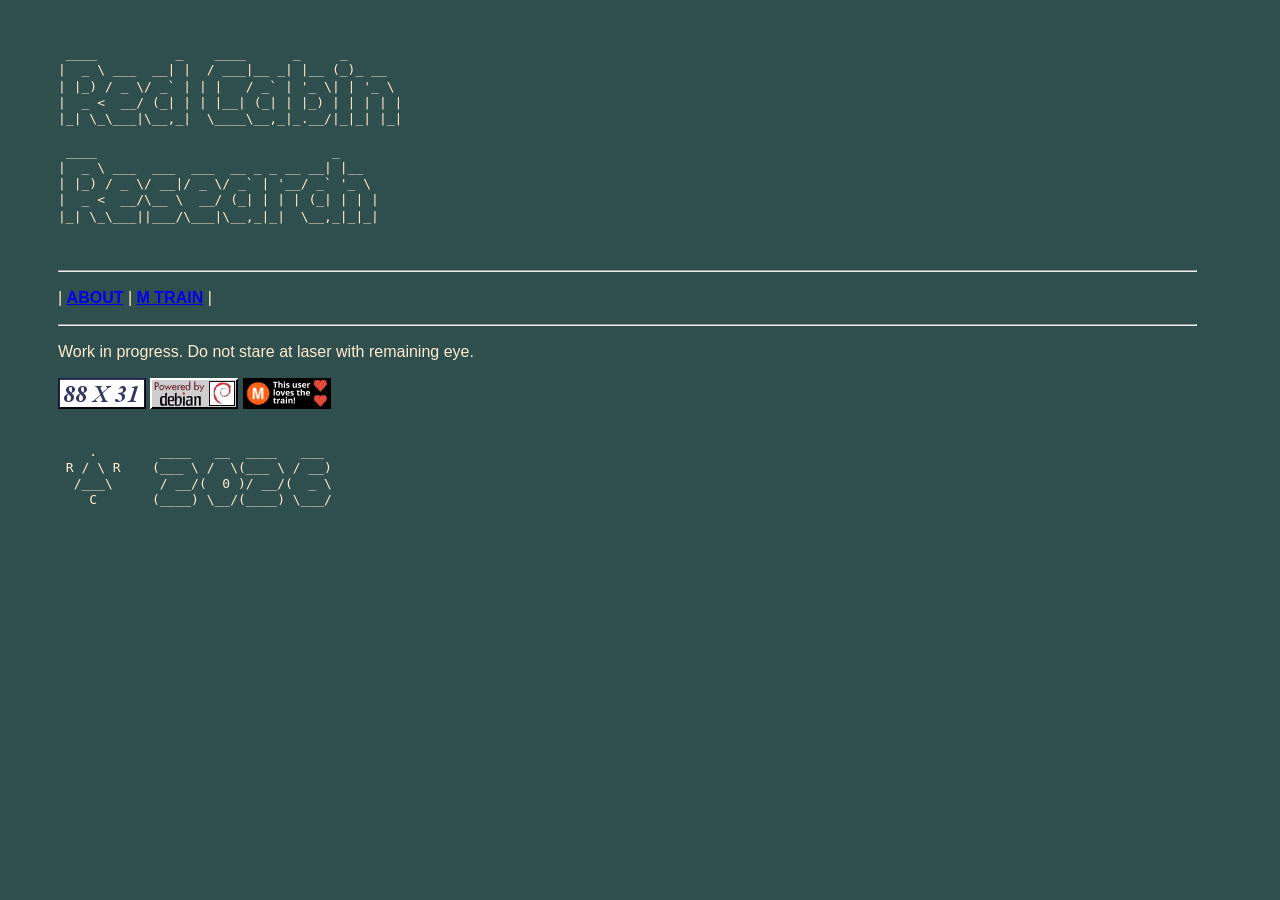
<file: index.html>
<!DOCTYPE html>
<html lang="en">
<meta charset="UTF-8">
<meta name="viewport" content="width=device-width, initial-scale=1.0">

<head>
  <title>Red Cabin Research</title>
  <link rel="stylesheet" href="style.css">
</head>

<header>
    <pre>
 ____          _    ____      _     _
|  _ \ ___  __| |  / ___|__ _| |__ (_)_ __
| |_) / _ \/ _` | | |   / _` | '_ \| | '_ \
|  _ <  __/ (_| | | |__| (_| | |_) | | | | |
|_| \_\___|\__,_|  \____\__,_|_.__/|_|_| |_|

 ____                              _
|  _ \ ___  ___  ___  __ _ _ __ __| |__
| |_) / _ \/ __|/ _ \/ _` | '__/ _` '_ \
|  _ <  __/\__ \  __/ (_| | | | (_| | | |
|_| \_\___||___/\___|\__,_|_|  \__,_|_|_|

  </pre>

  <hr> 
    <p>
      | 
      <a href="about.html">ABOUT</a>
      | 
      <a href="m_train.html">M TRAIN</a>
      | 
    </p>
  <hr>
</header>

  <body>
  <p>Work in progress. Do not stare at laser with remaining eye.</p>

    <a rel="noreferrer" href="https://cyber.dabamos.de/88x31" target="_blank"><img src="/gif/88x31.gif" alt="88x31" title="baaaadges"></a>

   <img src="/gif/powered-by-debian.gif" alt="Powered by Debian" style="width:88px;height:31px;"> 

   <img src="/gif/this-user-loves-the-m-train.gif" alt="This user loves the M Train!" style="width:88px;height:31px;">

  <pre>
  
    .        ____   __  ____   ___                                                            
 R / \ R    (___ \ /  \(___ \ / __)                                                                  
  /___\      / __/(  0 )/ __/(  _ \                                                           
    C       (____) \__/(____) \___/
  
  </pre>
</body>
</html>
</file>
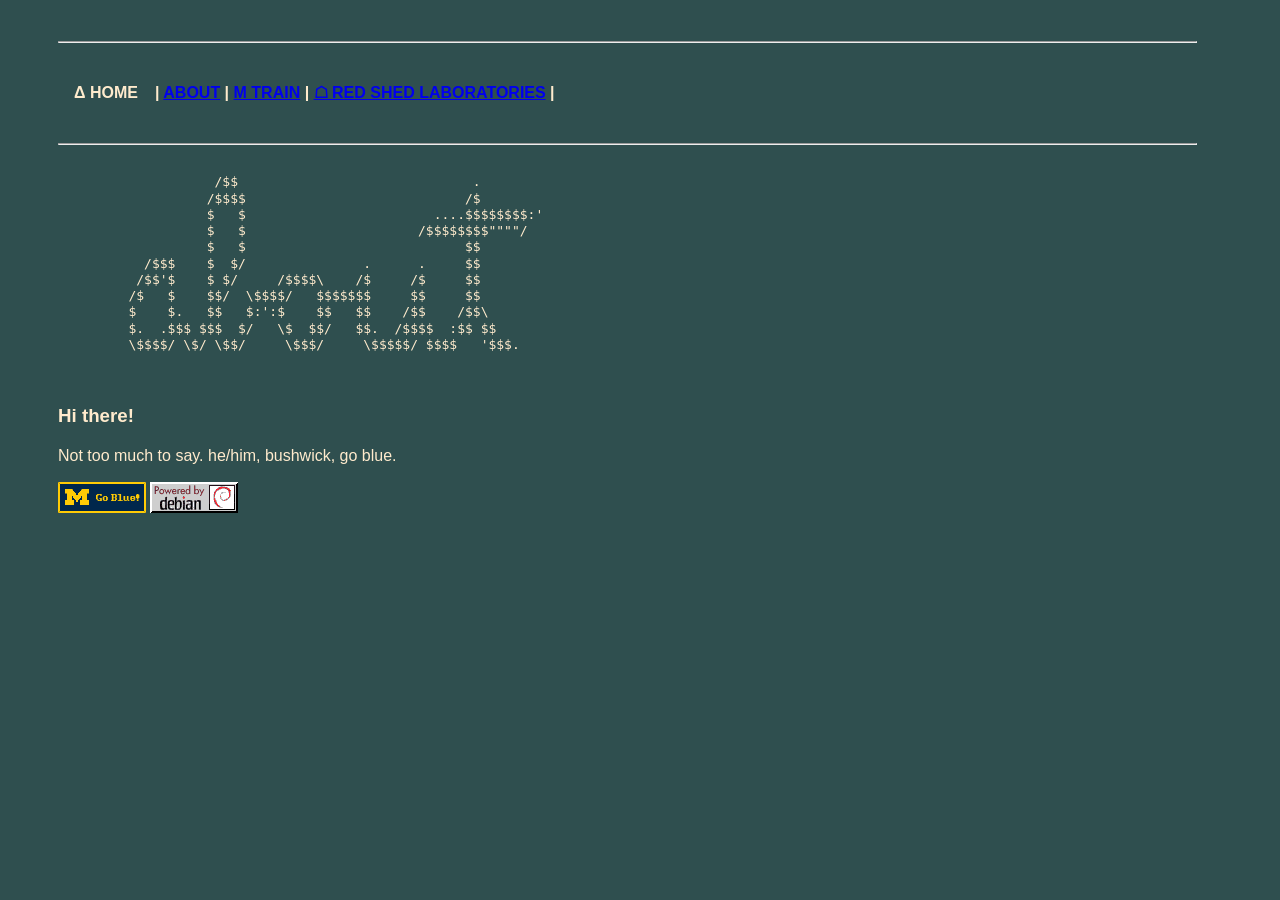
<file: about.html>
<!DOCTYPE html>
<html lang="en">
<meta charset="UTF-8">
<meta name="viewport" content="width=device-width, initial-scale=1.0">
  
<style>
table, th, td {
  /* border:1px solid black; */
  margin-left: 0;
  margin-right:0;
  text-align: left;
  border-collapse: separate;
  border-spacing: 15px;

}
</style>

<head>
  <title>About RCR</title>
  <link rel="stylesheet" href="style.css">

</head>

<header>
  <hr>
  <table>
    <tr>
      <th>
        <p>Δ HOME</p>
<!--         
        <pre>
    .                                       
 R / \ R                                                                     
  /___\                                                           
    C     
        </pre> -->
      </th>
      <th><p>| 
      <a href="about.html">ABOUT</a>
      | 
      <a href="m_train.html">M TRAIN</a>
      | 
      <a href="red-shed-labs.html">☖ RED SHED LABORATORIES</a>
      |</p></th>
    </tr>
  </table>
  <hr>

</header>

<body>
    <pre>

                    /$$                              .                          
                   /$$$$                            /$                          
                   $   $                        ....$$$$$$$$:'                  
                   $   $                      /$$$$$$$$""""/                    
                   $   $                            $$                          
           /$$$    $  $/               .      .     $$                          
          /$$'$    $ $/     /$$$$\    /$     /$     $$                          
         /$   $    $$/  \$$$$/   $$$$$$$     $$     $$                          
         $    $.   $$   $:':$    $$   $$    /$$    /$$\                         
         $.  .$$$ $$$  $/   \$  $$/   $$.  /$$$$  :$$ $$                        
         \$$$$/ \$/ \$$/     \$$$/     \$$$$$/ $$$$   '$$$.                     

    </pre>

    <h3>
        Hi there!
    </h3>

    <p>
        Not too much to say. he/him, bushwick, go blue. 
        
    </p>
    
    <img src="/gif/um-go-blue.png" alt="Go Blue!" style="width:88px;height:31px;"> 
      
   <img src="/gif/powered-by-debian.gif" alt="Powered by Debian" style="width:88px;height:31px;"> 


</body>
</html>
</file>
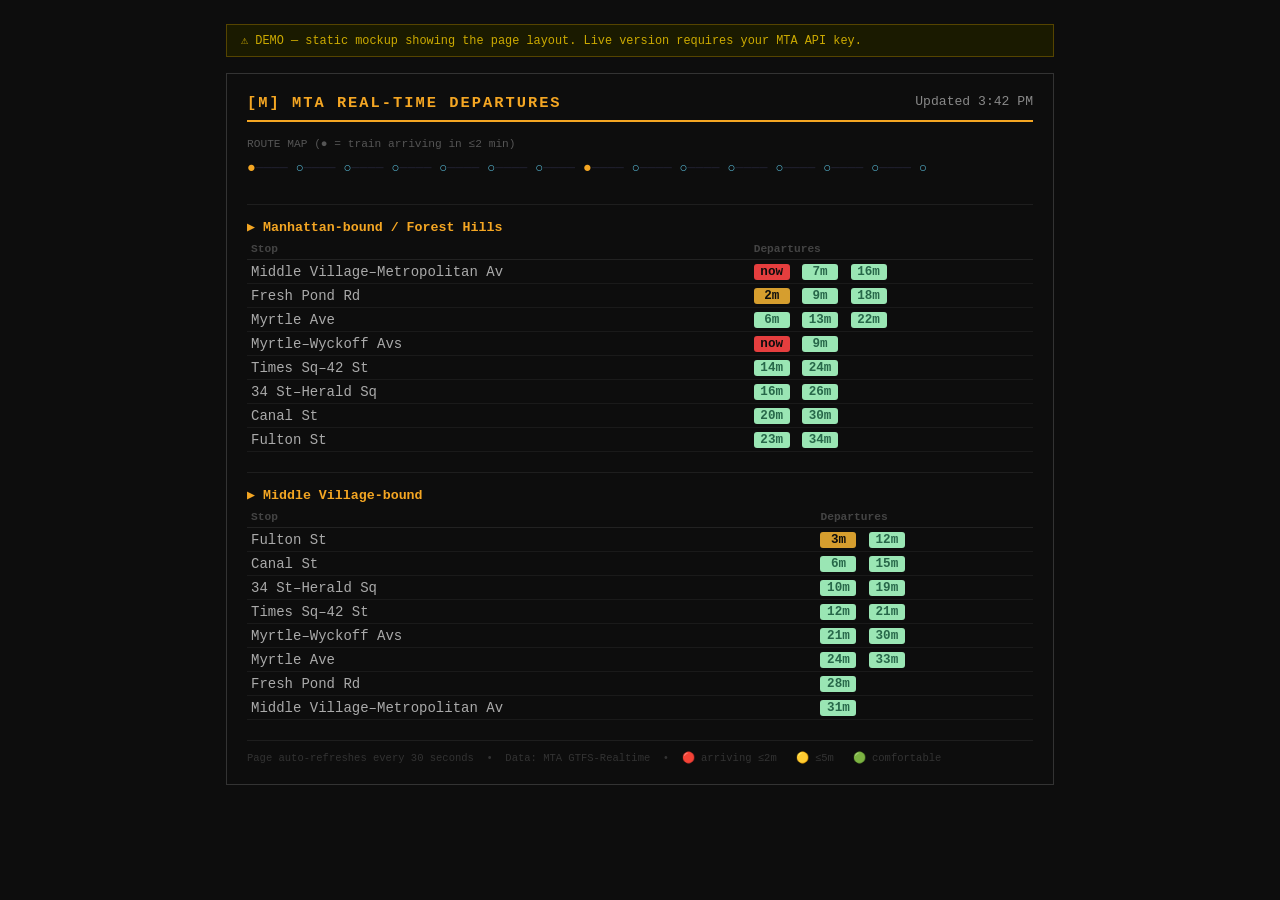
<file: nycta/demo_output.html>
<!DOCTYPE html>
<html lang="en">
<head>
  <meta charset="UTF-8">
  <meta name="viewport" content="width=device-width, initial-scale=1.0">
  <title>[M] MTA Train Timing — DEMO</title>
  <style>
    * { box-sizing: border-box; margin: 0; padding: 0; }

    body {
      background: #0d0d0d;
      color: #c8c8c8;
      font-family: 'Courier New', Courier, monospace;
      font-size: 14px;
      padding: 24px 16px;
      max-width: 860px;
      margin: 0 auto;
    }

    .demo-notice {
      background: #1a1a00;
      border: 1px solid #554400;
      color: #ccaa00;
      padding: 8px 14px;
      margin-bottom: 16px;
      font-size: 0.85em;
    }

    .board {
      border: 1px solid #333;
      padding: 20px;
    }

    .board-header {
      color: #f4a623;
      font-size: 1.1em;
      font-weight: bold;
      letter-spacing: 2px;
      border-bottom: 2px solid #f4a623;
      padding-bottom: 8px;
      margin-bottom: 16px;
    }

    .timestamp {
      color: #888;
      font-size: 0.85em;
      float: right;
      font-weight: normal;
      letter-spacing: 0;
    }

    .map-section { margin-bottom: 24px; }
    .map-label { color: #555; font-size: 0.8em; margin-bottom: 6px; }

    .route-map {
      overflow-x: auto;
      white-space: nowrap;
      padding: 4px 0;
      font-size: 0.95em;
    }

    .stop-names-a, .stop-names-b {
      overflow-x: auto;
      white-space: nowrap;
      color: #444;
      font-size: 0.78em;
      letter-spacing: 0;
    }

    .stop-normal  { color: #5bc0de; cursor: default; }
    .stop-active  { color: #f4a623; font-size: 1.1em; cursor: default; }
    .track        { color: #223; }

    .direction-block { margin-bottom: 20px; }

    .dir-header {
      color: #f4a623;
      font-weight: bold;
      margin-bottom: 6px;
      font-size: 0.95em;
    }

    .departure-table {
      width: 100%;
      border-collapse: collapse;
    }

    .departure-table th {
      color: #444;
      font-size: 0.8em;
      text-align: left;
      border-bottom: 1px solid #222;
      padding: 2px 8px 4px 4px;
    }

    .departure-table td {
      padding: 3px 8px 3px 4px;
      border-bottom: 1px solid #1a1a1a;
      vertical-align: middle;
    }

    .stop-name {
      color: #aaa;
      min-width: 200px;
    }

    .times { white-space: nowrap; }

    .time {
      display: inline-block;
      min-width: 36px;
      text-align: center;
      padding: 1px 6px;
      border-radius: 3px;
      margin-right: 4px;
      font-weight: bold;
      font-size: 0.9em;
    }

    .time-now  { color: #0d0d0d; background: #e53e3e; }
    .time-soon { color: #0d0d0d; background: #d69e2e; }
    .time-ok   { color: #276749; background: #9ae6b4; }

    .board-footer {
      color: #333;
      font-size: 0.75em;
      border-top: 1px solid #1e1e1e;
      padding-top: 10px;
      margin-top: 10px;
    }

    .divider {
      border: none;
      border-top: 1px solid #1e1e1e;
      margin: 14px 0;
    }
  </style>
</head>
<body>

  <div class="demo-notice">
    ⚠ DEMO — static mockup showing the page layout. Live version requires your MTA API key.
  </div>

  <div class="board">

    <div class="board-header">
      [M] MTA REAL-TIME DEPARTURES
      <span class="timestamp">Updated 3:42 PM</span>
    </div>

    <div class="map-section">
      <div class="map-label">ROUTE MAP  (● = train arriving in ≤2 min)</div>
      <div class="route-map">
        <span class="stop-active" title="Middle Village">●</span><span class="track">────</span>
        <span class="stop-normal" title="Fresh Pond Rd">○</span><span class="track">────</span>
        <span class="stop-normal" title="Forest Ave">○</span><span class="track">────</span>
        <span class="stop-normal" title="Woodhaven Blvd">○</span><span class="track">────</span>
        <span class="stop-normal" title="Cypress Hills">○</span><span class="track">────</span>
        <span class="stop-normal" title="Myrtle Ave">○</span><span class="track">────</span>
        <span class="stop-normal" title="Kosciuszko St">○</span><span class="track">────</span>
        <span class="stop-active" title="Myrtle-Wyckoff">●</span><span class="track">────</span>
        <span class="stop-normal" title="Forest Hills 71">○</span><span class="track">────</span>
        <span class="stop-normal" title="Woodhaven Blvd (Q)">○</span><span class="track">────</span>
        <span class="stop-normal" title="Jackson Hts">○</span><span class="track">────</span>
        <span class="stop-normal" title="Times Sq">○</span><span class="track">────</span>
        <span class="stop-normal" title="34 St Herald">○</span><span class="track">────</span>
        <span class="stop-normal" title="Canal St">○</span><span class="track">────</span>
        <span class="stop-normal" title="Fulton St">○</span>
      </div>
    </div>

    <hr class="divider">

    <div class="direction-block">
      <div class="dir-header">▶ Manhattan-bound / Forest Hills</div>
      <table class="departure-table">
        <thead>
          <tr><th>Stop</th><th>Departures</th></tr>
        </thead>
        <tbody>
          <tr>
            <td class="stop-name">Middle Village–Metropolitan Av</td>
            <td class="times">
              <span class="time time-now" title="3:42pm">now</span>
              <span class="time time-ok"  title="3:49pm">7m</span>
              <span class="time time-ok"  title="3:58pm">16m</span>
            </td>
          </tr>
          <tr>
            <td class="stop-name">Fresh Pond Rd</td>
            <td class="times">
              <span class="time time-soon" title="3:44pm">2m</span>
              <span class="time time-ok"   title="3:51pm">9m</span>
              <span class="time time-ok"   title="4:00pm">18m</span>
            </td>
          </tr>
          <tr>
            <td class="stop-name">Myrtle Ave</td>
            <td class="times">
              <span class="time time-ok" title="3:48pm">6m</span>
              <span class="time time-ok" title="3:55pm">13m</span>
              <span class="time time-ok" title="4:04pm">22m</span>
            </td>
          </tr>
          <tr>
            <td class="stop-name">Myrtle–Wyckoff Avs</td>
            <td class="times">
              <span class="time time-now" title="3:42pm">now</span>
              <span class="time time-ok"  title="3:51pm">9m</span>
            </td>
          </tr>
          <tr>
            <td class="stop-name">Times Sq–42 St</td>
            <td class="times">
              <span class="time time-ok" title="3:56pm">14m</span>
              <span class="time time-ok" title="4:06pm">24m</span>
            </td>
          </tr>
          <tr>
            <td class="stop-name">34 St–Herald Sq</td>
            <td class="times">
              <span class="time time-ok" title="3:58pm">16m</span>
              <span class="time time-ok" title="4:08pm">26m</span>
            </td>
          </tr>
          <tr>
            <td class="stop-name">Canal St</td>
            <td class="times">
              <span class="time time-ok" title="4:02pm">20m</span>
              <span class="time time-ok" title="4:12pm">30m</span>
            </td>
          </tr>
          <tr>
            <td class="stop-name">Fulton St</td>
            <td class="times">
              <span class="time time-ok" title="4:05pm">23m</span>
              <span class="time time-ok" title="4:16pm">34m</span>
            </td>
          </tr>
        </tbody>
      </table>
    </div>

    <hr class="divider">

    <div class="direction-block">
      <div class="dir-header">▶ Middle Village-bound</div>
      <table class="departure-table">
        <thead>
          <tr><th>Stop</th><th>Departures</th></tr>
        </thead>
        <tbody>
          <tr>
            <td class="stop-name">Fulton St</td>
            <td class="times">
              <span class="time time-soon" title="3:45pm">3m</span>
              <span class="time time-ok"   title="3:54pm">12m</span>
            </td>
          </tr>
          <tr>
            <td class="stop-name">Canal St</td>
            <td class="times">
              <span class="time time-ok" title="3:48pm">6m</span>
              <span class="time time-ok" title="3:57pm">15m</span>
            </td>
          </tr>
          <tr>
            <td class="stop-name">34 St–Herald Sq</td>
            <td class="times">
              <span class="time time-ok" title="3:52pm">10m</span>
              <span class="time time-ok" title="4:01pm">19m</span>
            </td>
          </tr>
          <tr>
            <td class="stop-name">Times Sq–42 St</td>
            <td class="times">
              <span class="time time-ok" title="3:54pm">12m</span>
              <span class="time time-ok" title="4:03pm">21m</span>
            </td>
          </tr>
          <tr>
            <td class="stop-name">Myrtle–Wyckoff Avs</td>
            <td class="times">
              <span class="time time-ok" title="4:03pm">21m</span>
              <span class="time time-ok" title="4:12pm">30m</span>
            </td>
          </tr>
          <tr>
            <td class="stop-name">Myrtle Ave</td>
            <td class="times">
              <span class="time time-ok" title="4:06pm">24m</span>
              <span class="time time-ok" title="4:15pm">33m</span>
            </td>
          </tr>
          <tr>
            <td class="stop-name">Fresh Pond Rd</td>
            <td class="times">
              <span class="time time-ok" title="4:10pm">28m</span>
            </td>
          </tr>
          <tr>
            <td class="stop-name">Middle Village–Metropolitan Av</td>
            <td class="times">
              <span class="time time-ok" title="4:13pm">31m</span>
            </td>
          </tr>
        </tbody>
      </table>
    </div>

    <div class="board-footer">
      Page auto-refreshes every 30 seconds &nbsp;•&nbsp;
      Data: MTA GTFS-Realtime &nbsp;•&nbsp;
      🔴 arriving ≤2m &nbsp; 🟡 ≤5m &nbsp; 🟢 comfortable
    </div>

  </div>

</body>
</html>
</file>
<file: style.css>
/* style.css */

body {
    background-color: darkslategray;
    font-family: Helvetica, sans-serif;
    line-height: 1.25;
    color:blanchedalmond;
    padding: 25px 75px 75px 50px;
}

/*Links */

a {
    font-weight: bold;   
}

a:visited{
    color: red;
}


*/* TABLES */*

table {
    padding: 10px;
}
</file>
